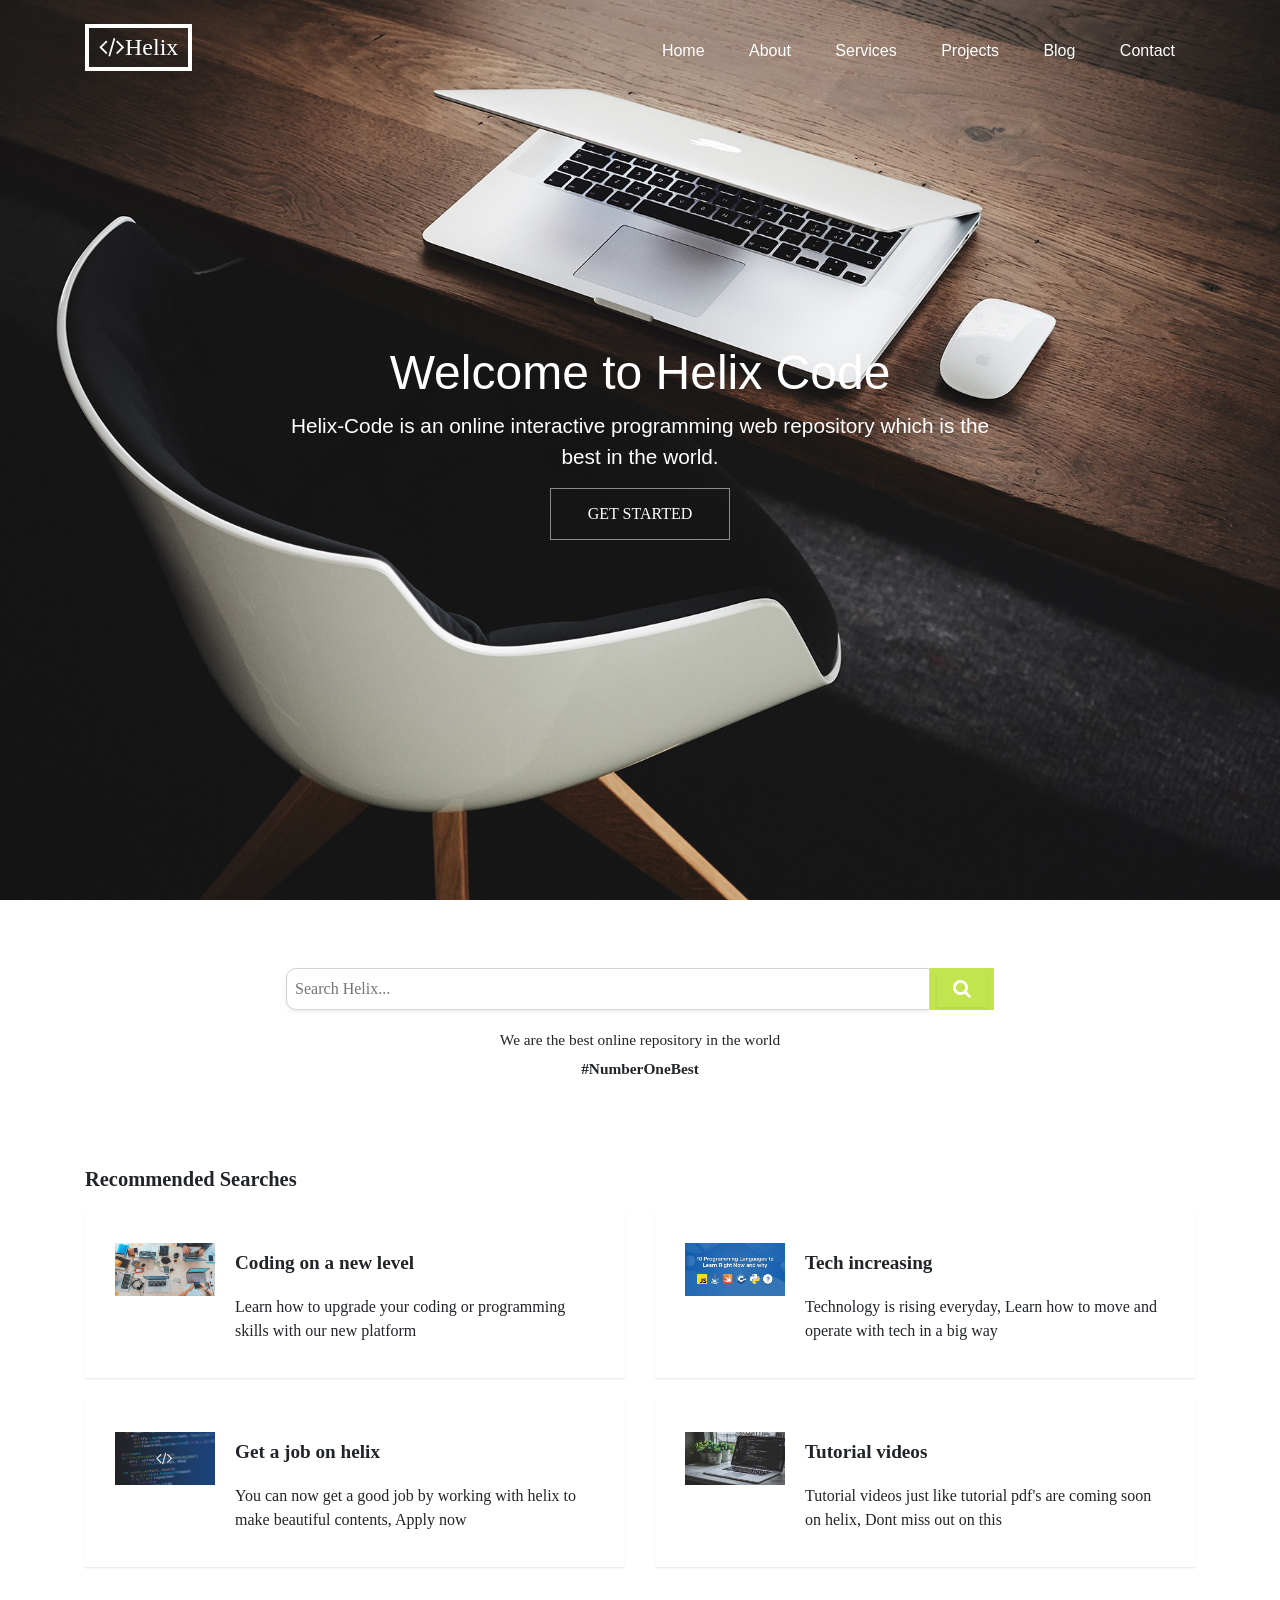
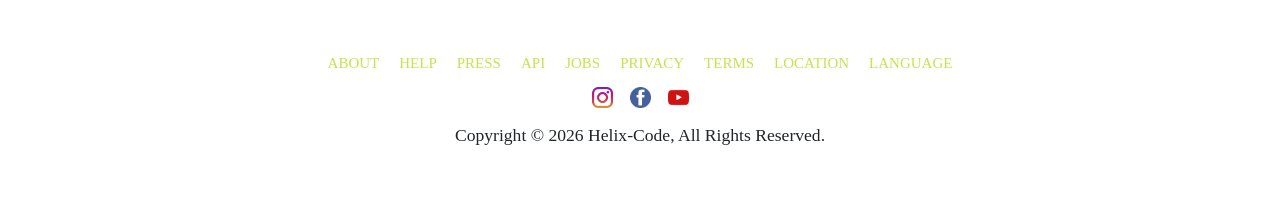
<file: index.html>
<!DOCTYPE html>
<html lang="en-Us">
  <head>
    <meta charset="utf-8">
	<meta name="viewport" content="width=device-width, initial-scale=1.0, user-scalable=no">
	<meta name="viewport" content="width=device-width, initial-scale=1.0, shrink-to-fit=no">
	<meta name="author" content="Michael Alfred">
	<meta name="description" content="Helix-Code is an online interactive programming web repository which is the best in the world">
	<meta name="keywords" content="Helix-Code is an online interactive programming web repository which is the best in the world">
    <title>Helix-Code | Homepage</title>
	<link href="css/bootstrap.min.css" rel="stylesheet">
	<link href="css/Helix-code-styles.css" rel="stylesheet">
	<link href="css/font-awesome.min.css" rel="stylesheet">
  </head>
  <body>
    <div class="vertical-navbar">
      <div class="inner-vertical-navbar">
        <div class="vertical-navbar-exit-area">
          <span class="js-menu-toggle">
		    <i class="fa fa-window-close"></i>
		  </span>
        </div>
      </div>
      <div class="vertical-navbar-background"></div>
    </div>
    <header class="horizontal-navbar nav-sticky py-4">
      <div class="container">
        <div class="row align-items-center">
          <div class="col-4">
            <h1 class="site-logo">
			  <a href="index.html">
			    <i class="fa fa-code"></i>Helix
			  </a>
			</h1>
          </div>
          <div class="col-8">
            <nav class="navbar-lnks text-right">
              <ul class="menu-items navbar-arrange mr-auto d-lg-block d-none">
                <li><a href="#home" class="nav-link">Home</a></li>
                <li><a href="#about" class="nav-link">About</a></li>
                <li><a href="#services" class="nav-link">Services</a></li>
                <li><a href="#projects" class="nav-link">Projects</a></li>
                <li><a href="#blog" class="nav-link">Blog</a></li>
                <li><a href="#contact" class="nav-link">Contact</a></li>
              </ul>
            </nav>
            <a href="#" style="display: inline-block; float: right;" class="ham-bar js-menu-toggle d-lg-none">
			  <i class="h3">
			    <i class="fa fa-navicon"></i>
			  </i>	
			</a>
          </div>
        </div>
      </div>
    </header>
	<main>
	  <article>
	    <section class="banner-body">
		  <div class="banner-cover" style="background-image: url('images/Technology.jpg');">
			  <div class="container">
				<div class="row">
				  <div class="col-12 banner-text text-center align-self-center">
					<div class="row justify-content-center">
					  <div class="col-lg-8">
						<h1 style="color: #fff;">Welcome to Helix Code</h1>
						<p class="desc-txt">Helix-Code is an online interactive programming web repository which is the best in the world.</p>
						<p>
						  <div>
						    <a href="get started.html" style="text-decoration: none;">
							  <div class="banner-anim-btn">GET STARTED</div>
							</a>
						  </div>
						</p>
					  </div>
					</div>
				  </div>	
				</div>
			  </div>
		  </div>  
		</section>
		<section class="main-cont-body">
		  <div class="container">
		    <div class="row">
			  <div class="col-md-12">
			    <form method="GET" action="">
			      <div class="search-input-container">
				    <input id="search-input" type="text" placeholder="Search Helix..." name="search">
				    <button type="button" id="btn-dgn"><i onclick="searchSys()" id="search-btn" class="fa fa-search icon"></i></button>
				  </div>
				</form>				
			  </div>
			</div>
		  </div>
		  <p style="font-size: 1.2rem; text-align: center; margin-bottom: 0px;"><small>We are the best online repository in the world</small></p>
		  <p style="font-size: 1.2rem; text-align: center;"><small><b>#NumberOneBest</small></b></p>
		  <div class="container reco-block">
			<div class="row ">
			  <div class="col-12">
				<p style="font-size: 1.6rem; text-align: left;"><small><b>Recommended Searches</small></b></p>
			  </div>
			  <div class="col-md-6 mb-4">
				<div class="output-panel d-flex">
				  <div class="img-frame">
					<img src="images/Blog-1.jpg" alt="Image">
				  </div>
				  <div class="desc-box">
					<p style="font-size: 1.5rem;"><small><b>Coding on a new level</b></small></p>
					<p id="search-info" style="font-size: 1.0rem;">Learn how to upgrade your coding or programming skills with our new platform</p>
				  </div>
				</div>
			  </div>

			  <div class="col-md-6 mb-4">
				<div class="output-panel d-flex">
				  <div class="img-frame">
					<img src="images/Blog-2.jpg" alt="Image">
				  </div>
				  <div class="desc-box">
					<p style="font-size: 1.5rem;"><small><b>Tech increasing</b></small></p>
					<p id="search-info" style="font-size: 1.0rem;">Technology is rising everyday, Learn how to move and operate with tech in a big way</p>
				  </div>
				</div>
			  </div>

			  <div class="col-md-6 mb-4">
				<div class="output-panel d-flex">
				  <div class="img-frame">
					<img src="images/Blog-4.jpg" alt="Image">
				  </div>
				  <div class="desc-box">
					<p style="font-size: 1.5rem;"><small><b>Get a job on helix</b></small></p>
					<p id="search-info" style="font-size: 1.0rem;">You can now get a good job by working with helix to make beautiful contents, Apply now</p>
				  </div>
				</div>
			  </div>

			  <div class="col-md-6 mb-4">
				<div class="output-panel d-flex">
				  <div class="img-frame">
					<img src="images/Blog-5.jpg" alt="Image">
				  </div>
				  <div class="desc-box">
					<p style="font-size: 1.5rem;"><small><b>Tutorial videos</b></small></p>
					<p id="search-info" style="font-size: 1.0rem;">Tutorial videos just like tutorial pdf's are coming soon on helix, Dont miss out on this</p>
				  </div>
				</div>
			  </div>
			</div>
		  </div>
		</section>
	  </article>
	</main>
	<footer>
	  <div class="site-foot">
	    <div class="foot-lnk">
		  <a href="#" id="foot-lnk-star">ABOUT</a>
		  <a href="#" id="foot-lnk-act">HELP</a>
		  <a href="#" id="foot-lnk-act">PRESS</a>
		  <a href="#" id="foot-lnk-act">API</a>
		  <a href="#" id="foot-lnk-act">JOBS</a>
		  <a href="#" id="foot-lnk-act">PRIVACY</a>
		  <a href="#" id="foot-lnk-act">TERMS</a>
		  <a href="#" id="foot-lnk-act">LOCATION</a>
		  <a href="#" id="foot-lnk-act">LANGUAGE</a>
		</div>
		<div class="social-med-cont">
		  <a id="ig" href="#"><img id="ig-ico" src="images/IG.png"></a>
		  <a id="fb" href="#"><img id="fb-ico" src="images/FB.png"></a>
		  <a id="yt" href="#"><img id="yt-ico" src="images/YT.png"></a>
		</div>
		<div class="foot-cpyright">
		  Copyright © <span id="year"></span> Helix-Code, All Rights Reserved.
		</div>
	  </div>
	</footer>
	
	<script src="js/jquery-3.3.1.min.js"></script>
    <script src="js/jquery-ui.js"></script>
    <script src="js/popper.min.js"></script>
    <script src="js/bootstrap.min.js"></script>
    <script src="js/jquery.easing.1.3.js"></script>
    <script src="js/jquery.fancybox.min.js"></script>
    <script src="js/jquery.sticky.js"></script>
    <script src="js/main.js"></script>
  </body>
</html>
</file>
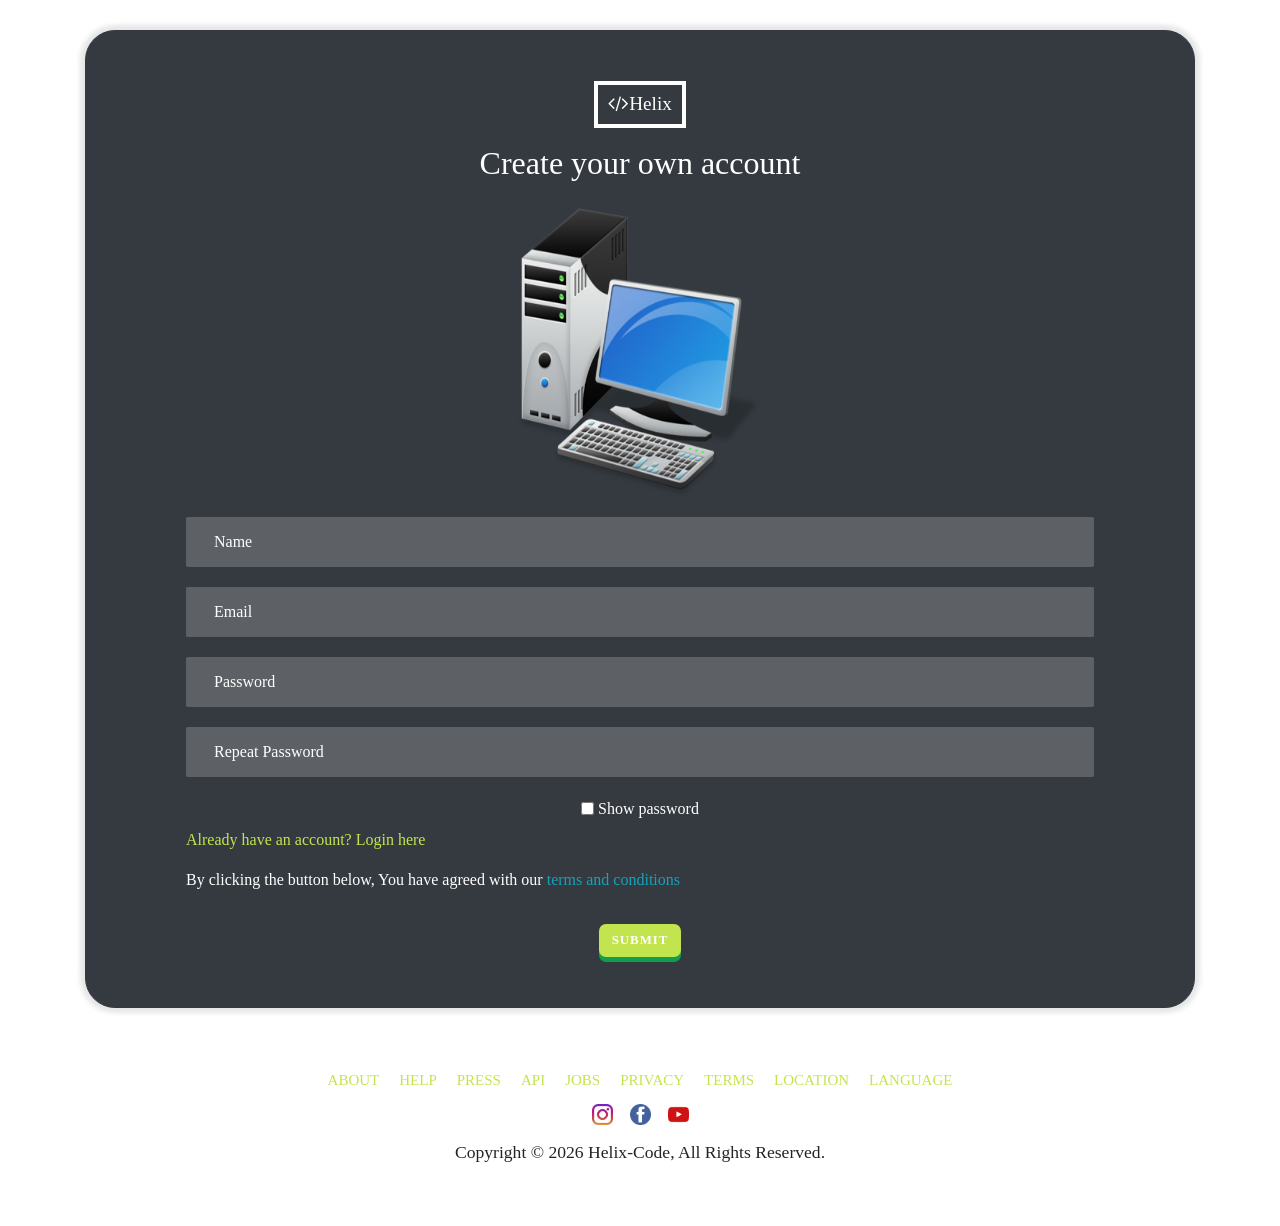
<file: get started.html>
<!DOCTYPE html>
<html lang="en-Us">
  <head>
    <meta charset="utf-8">
	<meta name="viewport" content="width=device-width, initial-scale=1.0, user-scalable=no">
	<meta name="viewport" content="width=device-width, initial-scale=1.0, shrink-to-fit=no">
	<meta name="author" content="Michael Alfred">
	<meta name="description" content="Helix-Code is an online interactive programming web repository which is the best in the world">
	<meta name="keywords" content="Helix-Code is an online interactive programming web repository which is the best in the world">
    <title>Helix-Code | Get started</title>
	<link href="css/bootstrap.min.css" rel="stylesheet">
	<link href="css/Helix-code-styles.css" rel="stylesheet">
	<link href="css/font-awesome.min.css" rel="stylesheet">
  </head>
  <body>
    <main>
	  <article>
	    <section class="get-started-section">
			<div class="container">
				<div class="full__body-wrap">
					<div class="row">
						<div class="col-lg-12">
							<div class="title-head">
								<p id="form-logo">
								  <span id="inner-form-logo">
								    <i class="fa fa-code"></i>Helix
								  </span>
								</p>
								<h2 style="text-align: center; margin-bottom: 12px;">Create your own account</h2>
								<div style="text-align: center; padding-bottom: 9px;"><img style="width: 249px; height: 314px;" src="images/get started.png"></div>
							</div>
						</div>
					</div>
					<form method="GET" action="">
						<div class="row">
							<div class="col-lg-12">
								<input id="user-name" class="box-input" maxlength="10" name="usr-name" type="text" placeholder="Name">
							</div>
							<div class="col-lg-12">
								<input id="user-email" class="box-input" name="email" type="text" placeholder="Email">
							</div>
							<div class="col-lg-12">
								<input id="log-pass" class="box-input" maxlength="10" name="password" type="password" placeholder="Password">
							</div>
							<div class="col-lg-12">
								<input id="re-log-pass" class="box-input" maxlength="10" name="re-password" type="password" placeholder="Repeat Password">
							</div>
							<div class="col-lg-12">
							  <p style="text-align: center; margin-bottom: 0px; height: 31px;"><input id="toggle-pass" type="checkbox"><span style="color: #fff;"> Show password</span></p>
							  <a style="color: #C2E54F;" href="login.html">Already have an account? Login here</a>
							  <p style="margin-top: 16px;"><span style="color: #fff;">By clicking the button below, You have agreed with our</span> <a href="terms and conds.html" style="color: #17a2b8;">terms and conditions</a></p>
							</div>
							<div class="col-lg-12 text-center">
								<input id="sub-info" style="margin-top: 16px;" type="button" value="Submit" class="btn">
							</div>
						</div>
					</form>
				</div>
			</div>
		</section>
	  </article>
	</main>
	<footer>
	  <div class="site-foot">
	    <div class="foot-lnk">
		  <a href="#" id="foot-lnk-star">ABOUT</a>
		  <a href="#" id="foot-lnk-act">HELP</a>
		  <a href="#" id="foot-lnk-act">PRESS</a>
		  <a href="#" id="foot-lnk-act">API</a>
		  <a href="#" id="foot-lnk-act">JOBS</a>
		  <a href="#" id="foot-lnk-act">PRIVACY</a>
		  <a href="#" id="foot-lnk-act">TERMS</a>
		  <a href="#" id="foot-lnk-act">LOCATION</a>
		  <a href="#" id="foot-lnk-act">LANGUAGE</a>
		</div>
		<div class="social-med-cont">
		  <a id="ig" href="#"><img id="ig-ico" src="images/IG.png"></a>
		  <a id="fb" href="#"><img id="fb-ico" src="images/FB.png"></a>
		  <a id="yt" href="#"><img id="yt-ico" src="images/YT.png"></a>
		</div>
		<div class="foot-cpyright">
		  Copyright © <span id="year"></span> Helix-Code, All Rights Reserved.
		</div>
	  </div>
	</footer>
	
	<div id="input-panel">
	  <div id="inner-panel">
	    <div id="panel-head"></div>
		<div class="panel-body">
		  <div id="deta-start">
		    <img id="x-btn" src="images/x-button.png">
			<span id="panel-txt-1">Wrong input details</span>
		  </div>
		  <div id="deta-mid">
		    <span id="hint">Hint: </span>
			<ul>
			  <li style="text-align: left;">Check if all the data are entered correctly.</li>
			</ul>
		  </div>
		  <div id="deta-end">
		    <i id="icon-close" class="fa fa-window-close"></i>
		  </div>
		</div>
		<div id="panel-bottom"></div>
	  </div>
	</div>
	
	<script src="js/jquery-3.3.1.min.js"></script>
    <script src="js/jquery-ui.js"></script>
    <script src="js/popper.min.js"></script>
    <script src="js/bootstrap.min.js"></script>
    <script src="js/jquery.easing.1.3.js"></script>
    <script src="js/jquery.fancybox.min.js"></script>
    <script src="js/jquery.sticky.js"></script>
    <script src="js/main.js"></script>
  </body>
</html>
</file>
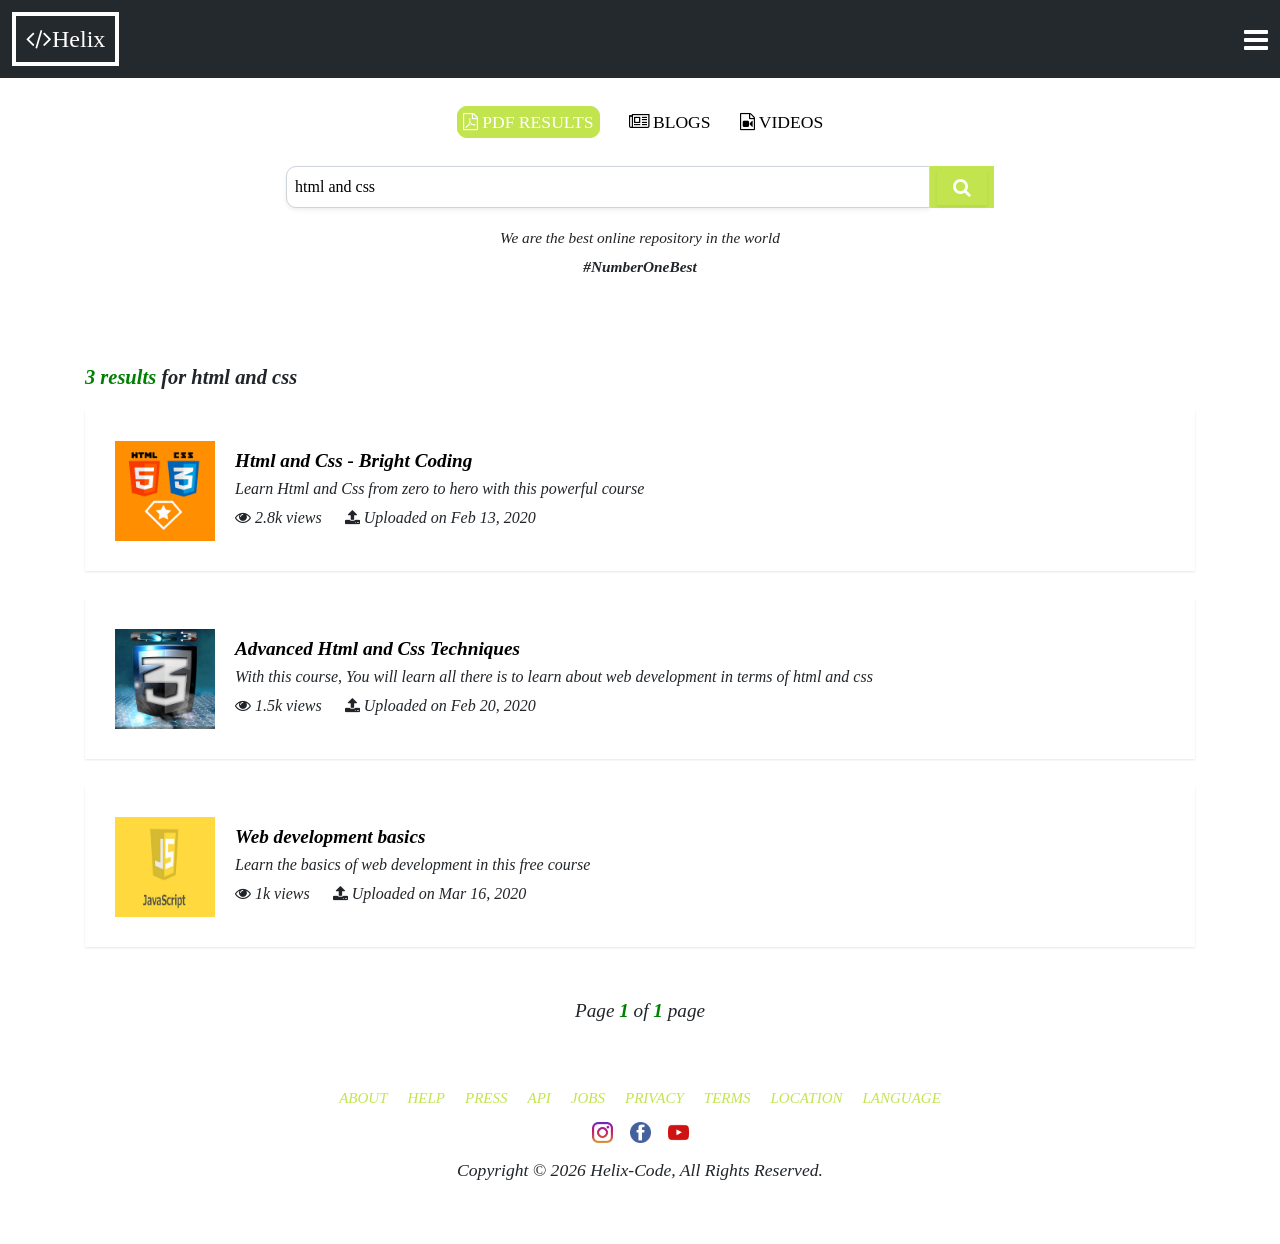
<file: html and css.html>
<!DOCTYPE html>
<html lang="en-Us">
  <head>
    <meta charset="utf-8">
	<meta name="viewport" content="width=device-width, initial-scale=1.0, user-scalable=no">
	<meta name="viewport" content="width=device-width, initial-scale=1.0, shrink-to-fit=no">
	<meta name="author" content="Michael Alfred">
	<meta name="description" content="Helix-Code is an online interactive programming web repository which is the best in the world">
	<meta name="keywords" content="Helix-Code is an online interactive programming web repository which is the best in the world">
    <title>html and css | Helix-Code search</title>
	<link href="css/bootstrap.min.css" rel="stylesheet">
	<link href="css/Helix-code-styles.css" rel="stylesheet">
	<link href="css/font-awesome.min.css" rel="stylesheet">
  </head>
  <body onload="searchFunc()">
    <header>
	  <nav>
	    <div class="top-nav-bar">
		  <a id="top-nav-logo" href="index.html"><i class="fa fa-code"></i>Helix</a>
		  <span id="menu-icon"><i class="fa fa-navicon" id="icon-size"></i></span>
		</div>
		<div style="position: relative; top: 109px; text-align: center;">
		  <a href="#" id="act-lnk"><i class="fa fa-file-pdf-o"></i> PDF RESULTS</a>
		  <a href="#" id="lnk-top-pad"><i class="fa fa-newspaper-o"></i> BLOGS</a>
		  <a href="#" id="lnk-top-pad"><i class="fa fa-file-video-o"></i> VIDEOS</a>
		</div>
		<div id="nav-side-lnk">
		  <a id="top-nav-lnk" href="#" style="padding-top: 16px;"><i class="fa fa-home"></i> <span id="top-lnk-txt">Home</span></a>
		  <hr>
		  <a id="top-nav-lnk" href="#"><i class="fa fa-sign-in"></i> <span id="top-lnk-txt">Sign In</span></a>
		  <hr>
		  <a id="top-nav-lnk" href="#" style="padding-bottom: 16px;"><i class="fa fa-briefcase"></i> <span id="top-lnk-txt">Services</span></a>
		</div>
	  </nav>
    </header>
	<main>
	  <article>
		<section class="main-cont-body" style="padding-top: 140px; font-style: italic;">
		  <div class="container">
		    <div class="row">
			  <div class="col-md-12">
			    <form method="GET" action="">
			      <div class="search-input-container">
				    <input id="search-input" type="text" placeholder="Search Helix..." name="usrnm">
				    <button type="button" id="btn-dgn"><i onclick="searchSys()" id="search-btn" class="fa fa-search icon"></i></button>
				  </div>
				</form>				
			  </div>
			</div>
		  </div>
		  <p style="font-size: 1.2rem; text-align: center; margin-bottom: 0px;"><small>We are the best online repository in the world</small></p>
		  <p style="font-size: 1.2rem; text-align: center;"><small><b>#NumberOneBest</small></b></p>
		  <div class="container reco-block">
			<div class="row ">
			  <div class="col-12">
				<p id="res-pad"><small><b><span id="search-ind">3 results</span> for html and css</small></b></p>
			  </div>
			  <div class="col-md-12">
				<div class="output-panel d-flex">
				  <div class="img-frame">
				    <a href="#">
					  <img src="images/html and css.png" alt="Image">
					</a>  
				  </div>
				  <div class="desc-box">
					<a href="#" id="head-lnk"><p id="hov-head"><small><b>Html and Css - Bright Coding</b></small></p></a>
					<p id="search-info">Learn Html and Css from zero to hero with this powerful course</p>
					<p>
					  <span id="res-info"><i class="fa fa-eye"></i> 2.8k views</span>
					  <span id="res-info-m"><i class="fa fa-upload"></i> Uploaded on Feb 13, 2020</span>
					</p>
				  </div>
				</div>
			  </div>
			  <div class="col-md-12" style="margin-top: 28px;">
				<div class="output-panel d-flex">
				  <div class="img-frame">
				    <a href="#">
					  <img src="images/css3.jpg" alt="Image">
					</a>  
				  </div>
				  <div class="desc-box">
					<a href="#" id="head-lnk"><p id="hov-head"><small><b>Advanced Html and Css Techniques</b></small></p></a>
					<p id="search-info">With this course, You will learn all there is to learn about web development in terms of html and css</p>
					<p>
					  <span id="res-info"><i class="fa fa-eye"></i> 1.5k views</span>
					  <span id="res-info-m"><i class="fa fa-upload"></i> Uploaded on Feb 20, 2020</span>
					</p>
				  </div>
				</div>
			  </div>
			  <div class="col-md-12" style="margin-top: 28px;">
				<div class="output-panel d-flex">
				  <div class="img-frame">
				    <a href="#">
					  <img src="images/javascript.jpg" alt="Image">
					</a>  
				  </div>
				  <div class="desc-box">
					<a href="#" id="head-lnk"><p id="hov-head"><small><b>Web development basics</b></small></p></a>
					<p id="search-info">Learn the basics of web development in this free course</p>
					<p>
					  <span id="res-info"><i class="fa fa-eye"></i> 1k views</span>
					  <span id="res-info-m"><i class="fa fa-upload"></i> Uploaded on Mar 16, 2020</span>
					</p>
				  </div>
				</div>
			  </div>
			</div>
		  </div>
		</section>
		<div id="pg-num">Page <span id="num-hg">1</span> of <span id="num-hg">1</span> page</div>
	  </article>
	</main>
	<footer style="margin-top: auto;">
	  <div class="site-foot" style="font-style: italic;">
	    <div class="foot-lnk">
		  <a href="#" id="foot-lnk-star">ABOUT</a>
		  <a href="#" id="foot-lnk-act">HELP</a>
		  <a href="#" id="foot-lnk-act">PRESS</a>
		  <a href="#" id="foot-lnk-act">API</a>
		  <a href="#" id="foot-lnk-act">JOBS</a>
		  <a href="#" id="foot-lnk-act">PRIVACY</a>
		  <a href="#" id="foot-lnk-act">TERMS</a>
		  <a href="#" id="foot-lnk-act">LOCATION</a>
		  <a href="#" id="foot-lnk-act">LANGUAGE</a>
		</div>
		<div class="social-med-cont">
		  <a id="ig" href="#"><img id="ig-ico" src="images/IG.png"></a>
		  <a id="fb" href="#"><img id="fb-ico" src="images/FB.png"></a>
		  <a id="yt" href="#"><img id="yt-ico" src="images/YT.png"></a>
		</div>
		<div class="foot-cpyright">
		  Copyright © <span id="year"></span> Helix-Code, All Rights Reserved.
		</div>
	  </div>
	</footer>
	
	<script>
	  function searchFunc(){
	    document.getElementById("search-input").value = "html and css";	
	  }
	</script>
	
	<script src="js/jquery-3.3.1.min.js"></script>
    <script src="js/jquery-ui.js"></script>
    <script src="js/popper.min.js"></script>
    <script src="js/bootstrap.min.js"></script>
    <script src="js/jquery.easing.1.3.js"></script>
    <script src="js/jquery.fancybox.min.js"></script>
    <script src="js/jquery.sticky.js"></script>
    <script src="js/main.js"></script>
  </body>
</html>
</file>
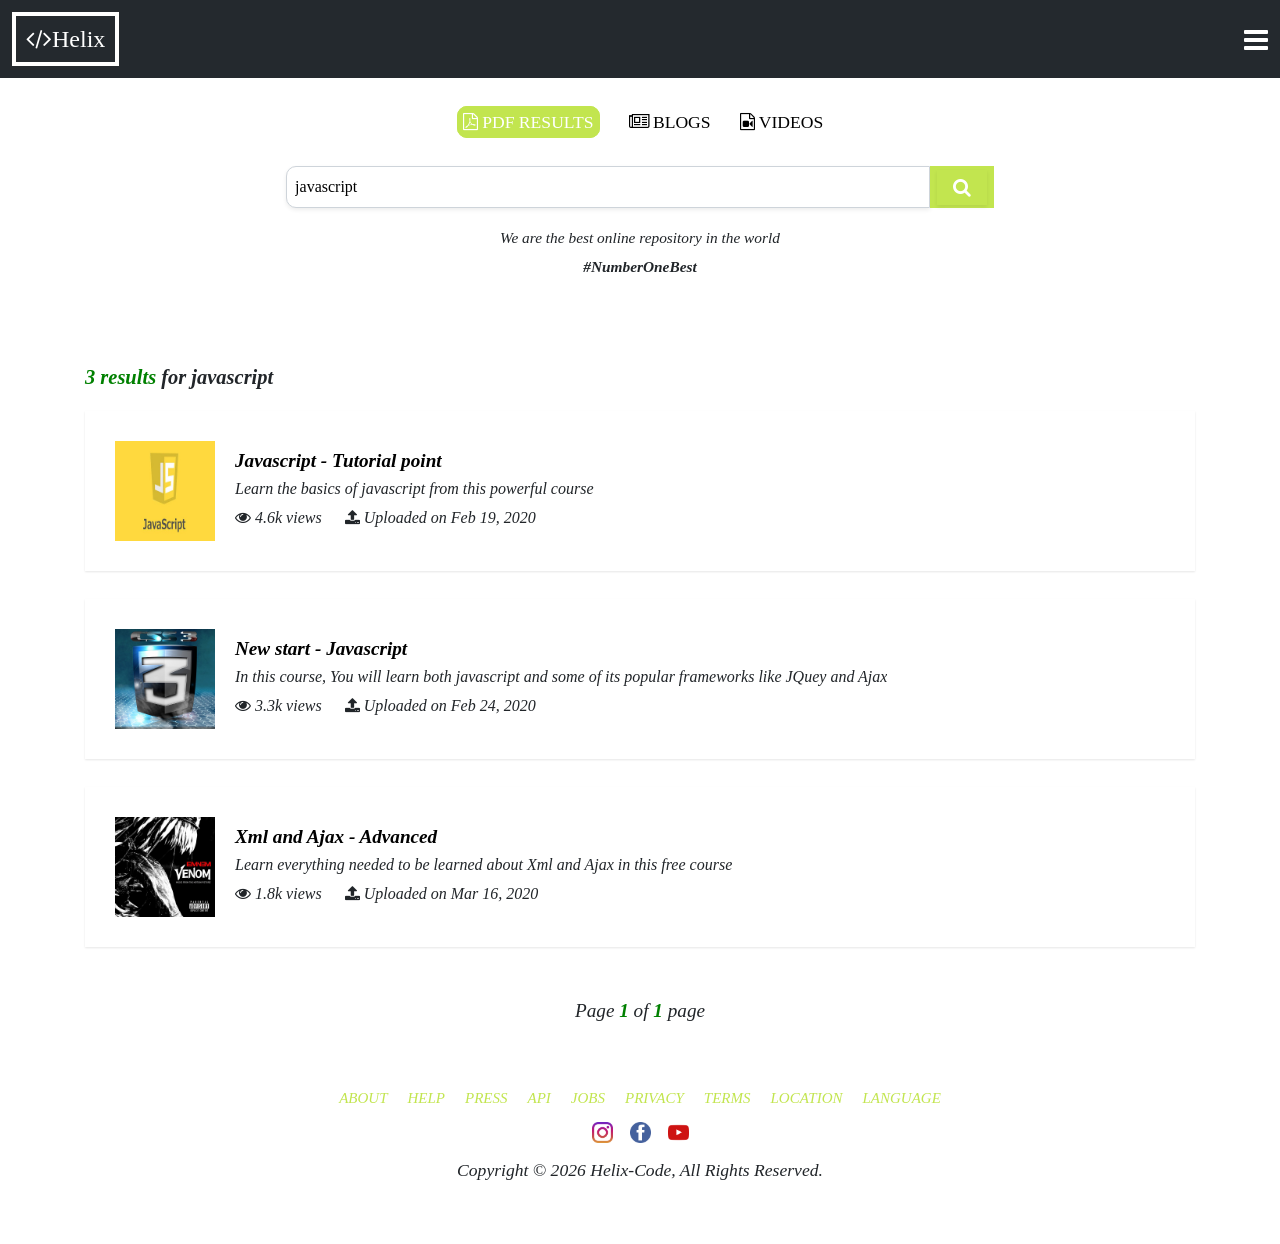
<file: javascript.html>
<!DOCTYPE html>
<html lang="en-Us">
  <head>
    <meta charset="utf-8">
	<meta name="viewport" content="width=device-width, initial-scale=1.0, user-scalable=no">
	<meta name="viewport" content="width=device-width, initial-scale=1.0, shrink-to-fit=no">
	<meta name="author" content="Michael Alfred">
	<meta name="description" content="Helix-Code is an online interactive programming web repository which is the best in the world">
	<meta name="keywords" content="Helix-Code is an online interactive programming web repository which is the best in the world">
    <title>javascript | Helix-Code search</title>
	<link href="css/bootstrap.min.css" rel="stylesheet">
	<link href="css/Helix-code-styles.css" rel="stylesheet">
	<link href="css/font-awesome.min.css" rel="stylesheet">
  </head>
  <body onload="searchFunc()">
    <header>
	  <nav>
	    <div class="top-nav-bar">
		  <a id="top-nav-logo" href="index.html"><i class="fa fa-code"></i>Helix</a>
		  <span id="menu-icon"><i class="fa fa-navicon" id="icon-size"></i></span>
		</div>
		<div style="position: relative; top: 109px; text-align: center;">
		  <a href="#" id="act-lnk"><i class="fa fa-file-pdf-o"></i> PDF RESULTS</a>
		  <a href="#" id="lnk-top-pad"><i class="fa fa-newspaper-o"></i> BLOGS</a>
		  <a href="#" id="lnk-top-pad"><i class="fa fa-file-video-o"></i> VIDEOS</a>
		</div>
		<div id="nav-side-lnk">
		  <a id="top-nav-lnk" href="#" style="padding-top: 16px;"><i class="fa fa-home"></i> <span id="top-lnk-txt">Home</span></a>
		  <hr>
		  <a id="top-nav-lnk" href="#"><i class="fa fa-sign-in"></i> <span id="top-lnk-txt">Sign In</span></a>
		  <hr>
		  <a id="top-nav-lnk" href="#" style="padding-bottom: 16px;"><i class="fa fa-briefcase"></i> <span id="top-lnk-txt">Services</span></a>
		</div>
	  </nav>
    </header>
	<main>
	  <article>
		<section class="main-cont-body" style="padding-top: 140px; font-style: italic;">
		  <div class="container">
		    <div class="row">
			  <div class="col-md-12">
			    <form method="GET" action="">
			      <div class="search-input-container">
				    <input id="search-input" type="text" placeholder="Search Helix..." name="usrnm">
				    <button type="button" id="btn-dgn"><i onclick="searchSys()" id="search-btn" class="fa fa-search icon"></i></button>
				  </div>
				</form>				
			  </div>
			</div>
		  </div>
		  <p style="font-size: 1.2rem; text-align: center; margin-bottom: 0px;"><small>We are the best online repository in the world</small></p>
		  <p style="font-size: 1.2rem; text-align: center;"><small><b>#NumberOneBest</small></b></p>
		  <div class="container reco-block">
			<div class="row ">
			  <div class="col-12">
				<p id="res-pad"><small><b><span id="search-ind">3 results</span> for javascript</small></b></p>
			  </div>
			  <div class="col-md-12">
				<div class="output-panel d-flex">
				  <div class="img-frame">
				    <a href="#">
					  <img src="images/javascript.jpg" alt="Image">
					</a>  
				  </div>
				  <div class="desc-box">
					<a href="#" id="head-lnk"><p id="hov-head"><small><b>Javascript - Tutorial point</b></small></p></a>
					<p id="search-info">Learn the basics of javascript from this powerful course</p>
					<p>
					  <span id="res-info"><i class="fa fa-eye"></i> 4.6k views</span>
					  <span id="res-info-m"><i class="fa fa-upload"></i> Uploaded on Feb 19, 2020</span>
					</p>
				  </div>
				</div>
			  </div>
			  <div class="col-md-12" style="margin-top: 28px;">
				<div class="output-panel d-flex">
				  <div class="img-frame">
				    <a href="#">
					  <img src="images/css3.jpg" alt="Image">
					</a>  
				  </div>
				  <div class="desc-box">
					<a href="#" id="head-lnk"><p id="hov-head"><small><b>New start - Javascript</b></small></p></a>
					<p id="search-info">In this course, You will learn both javascript and some of its popular frameworks like JQuey and Ajax</p>
					<p>
					  <span id="res-info"><i class="fa fa-eye"></i> 3.3k views</span>
					  <span id="res-info-m"><i class="fa fa-upload"></i> Uploaded on Feb 24, 2020</span>
					</p>
				  </div>
				</div>
			  </div>
			  <div class="col-md-12" style="margin-top: 28px;">
				<div class="output-panel d-flex">
				  <div class="img-frame">
				    <a href="#">
					  <img src="images/Venom.jpg" alt="Image">
					</a>  
				  </div>
				  <div class="desc-box">
					<a href="#" id="head-lnk"><p id="hov-head"><small><b>Xml and Ajax - Advanced</b></small></p></a>
					<p id="search-info">Learn everything needed to be learned about Xml and Ajax in this free course</p>
					<p>
					  <span id="res-info"><i class="fa fa-eye"></i> 1.8k views</span>
					  <span id="res-info-m"><i class="fa fa-upload"></i> Uploaded on Mar 16, 2020</span>
					</p>
				  </div>
				</div>
			  </div>
			</div>
		  </div>
		</section>
		<div id="pg-num">Page <span id="num-hg">1</span> of <span id="num-hg">1</span> page</div>
	  </article>
	</main>
	<footer style="margin-top: auto;">
	  <div class="site-foot" style="font-style: italic;">
	    <div class="foot-lnk">
		  <a href="#" id="foot-lnk-star">ABOUT</a>
		  <a href="#" id="foot-lnk-act">HELP</a>
		  <a href="#" id="foot-lnk-act">PRESS</a>
		  <a href="#" id="foot-lnk-act">API</a>
		  <a href="#" id="foot-lnk-act">JOBS</a>
		  <a href="#" id="foot-lnk-act">PRIVACY</a>
		  <a href="#" id="foot-lnk-act">TERMS</a>
		  <a href="#" id="foot-lnk-act">LOCATION</a>
		  <a href="#" id="foot-lnk-act">LANGUAGE</a>
		</div>
		<div class="social-med-cont">
		  <a id="ig" href="#"><img id="ig-ico" src="images/IG.png"></a>
		  <a id="fb" href="#"><img id="fb-ico" src="images/FB.png"></a>
		  <a id="yt" href="#"><img id="yt-ico" src="images/YT.png"></a>
		</div>
		<div class="foot-cpyright">
		  Copyright © <span id="year"></span> Helix-Code, All Rights Reserved.
		</div>
	  </div>
	</footer>
	
	<script>
	  function searchFunc(){
	    document.getElementById("search-input").value = "javascript";	
	  }
	</script>
	
	<script src="js/jquery-3.3.1.min.js"></script>
    <script src="js/jquery-ui.js"></script>
    <script src="js/popper.min.js"></script>
    <script src="js/bootstrap.min.js"></script>
    <script src="js/jquery.easing.1.3.js"></script>
    <script src="js/jquery.fancybox.min.js"></script>
    <script src="js/jquery.sticky.js"></script>
    <script src="js/main.js"></script>
  </body>
</html>
</file>
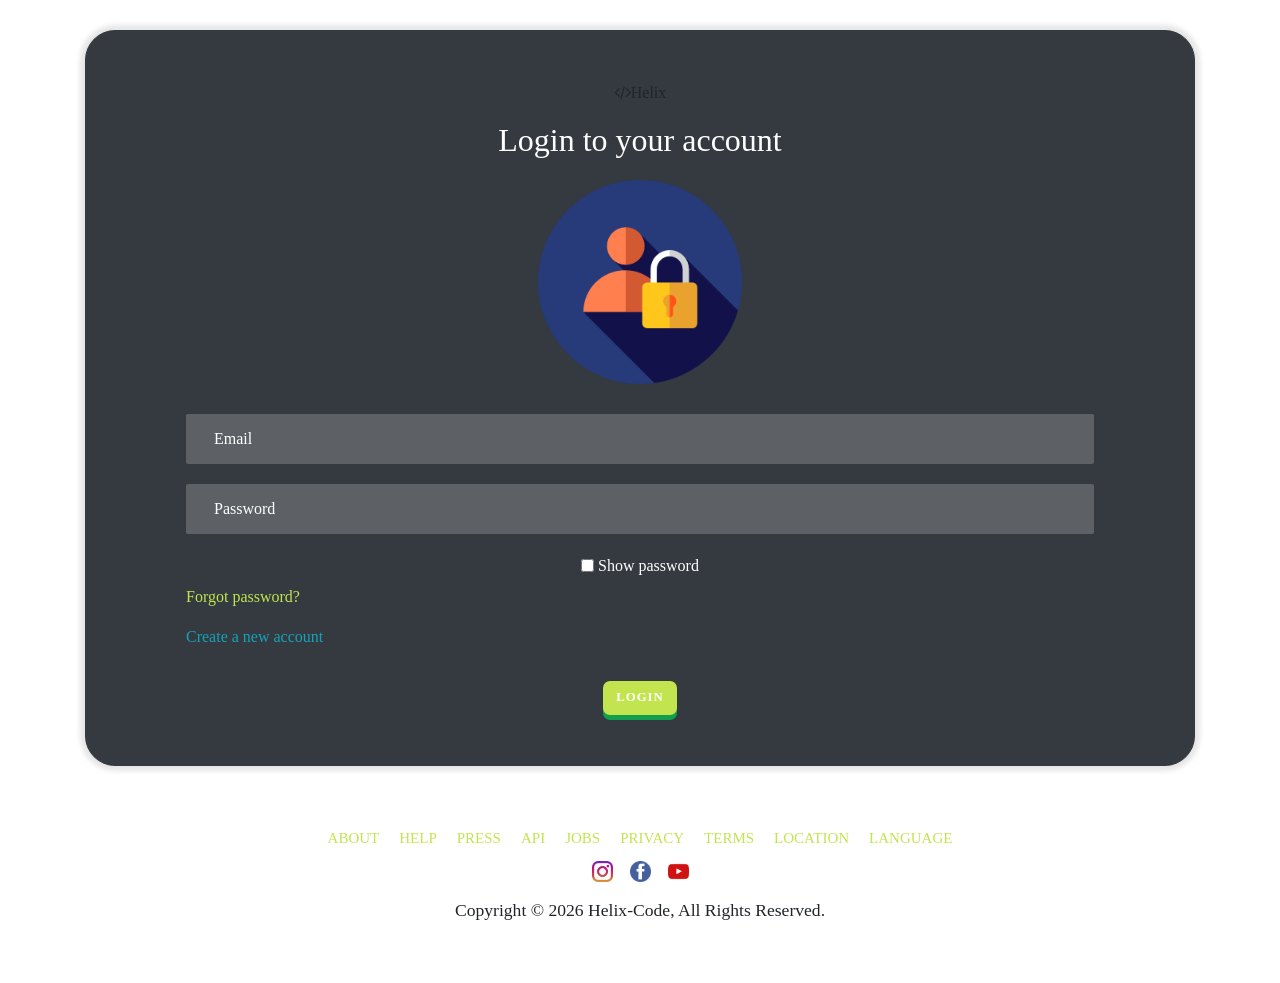
<file: login.html>
<!DOCTYPE html>
<html lang="en-Us">
  <head>
    <meta charset="utf-8">
	<meta name="viewport" content="width=device-width, initial-scale=1.0, user-scalable=no">
	<meta name="viewport" content="width=device-width, initial-scale=1.0, shrink-to-fit=no">
	<meta name="author" content="Michael Alfred">
	<meta name="description" content="Helix-Code is an online interactive programming web repository which is the best in the world">
	<meta name="keywords" content="Helix-Code is an online interactive programming web repository which is the best in the world">
    <title>Helix-Code | Login</title>
	<link href="css/bootstrap.min.css" rel="stylesheet">
	<link href="css/Helix-code-styles.css" rel="stylesheet">
	<link href="css/font-awesome.min.css" rel="stylesheet">
  </head>
  <body>
    <main>
	  <article>
	    <section class="get-started-section">
			<div class="container">
				<div class="full__body-wrap">
					<div class="row">
						<div class="col-lg-12">
							<div class="title-head">
								<p id="form-logo">
								  <span id="inner-form__logo">
								    <i class="fa fa-code"></i>Helix
								  </span>
								</p>
								<h2 style="text-align: center; margin-bottom: 21px;">Login to your account</h2>
								<div style="text-align: center; padding-bottom: 30px;"><img style="width: 204px;" src="images/login-ico.png"></div>
							</div>
						</div>
					</div>
					<form method="GET" action="" class="appointment__form">
						<div class="row">
							<div class="col-lg-12">
								<input id="user-email" class="box-input" name="email" type="text" placeholder="Email">
							</div>
							<div class="col-lg-12">
								<input id="log-pass" class="box-input" maxlength="10" name="password" type="password" placeholder="Password">
							</div>
							<div class="col-lg-12">
							  <p style="text-align: center; margin-bottom: 0px; height: 31px;"><input id="toggle-pass" type="checkbox"><span style="color: #fff;"> Show password</span></p>
							  <a style="color: #C2E54F;" href="#">Forgot password?</a>
							  <p style="margin-top: 16px;"><a href="get started.html" style="color: #17a2b8;">Create a new account</a></p>
							</div>
							<div class="col-lg-12 text-center">
								<button style="margin-top: 16px;" type="submit" class="btn">Login</button>
							</div>
						</div>
					</form>
				</div>
			</div>
		</section>
	  </article>
	</main>
	<footer>
	  <div class="site-foot">
	    <div class="foot-lnk">
		  <a href="#" id="foot-lnk-star">ABOUT</a>
		  <a href="#" id="foot-lnk-act">HELP</a>
		  <a href="#" id="foot-lnk-act">PRESS</a>
		  <a href="#" id="foot-lnk-act">API</a>
		  <a href="#" id="foot-lnk-act">JOBS</a>
		  <a href="#" id="foot-lnk-act">PRIVACY</a>
		  <a href="#" id="foot-lnk-act">TERMS</a>
		  <a href="#" id="foot-lnk-act">LOCATION</a>
		  <a href="#" id="foot-lnk-act">LANGUAGE</a>
		</div>
		<div class="social-med-cont">
		  <a id="ig" href="#"><img id="ig-ico" src="images/IG.png"></a>
		  <a id="fb" href="#"><img id="fb-ico" src="images/FB.png"></a>
		  <a id="yt" href="#"><img id="yt-ico" src="images/YT.png"></a>
		</div>
		<div class="foot-cpyright">
		  Copyright © <span id="year"></span> Helix-Code, All Rights Reserved.
		</div>
	  </div>
	</footer>
	
	<script src="js/jquery-3.3.1.min.js"></script>
    <script src="js/jquery-ui.js"></script>
    <script src="js/popper.min.js"></script>
    <script src="js/bootstrap.min.js"></script>
    <script src="js/jquery.easing.1.3.js"></script>
    <script src="js/jquery.fancybox.min.js"></script>
    <script src="js/jquery.sticky.js"></script>
    <script src="js/main.js"></script>
  </body>
</html>
</file>
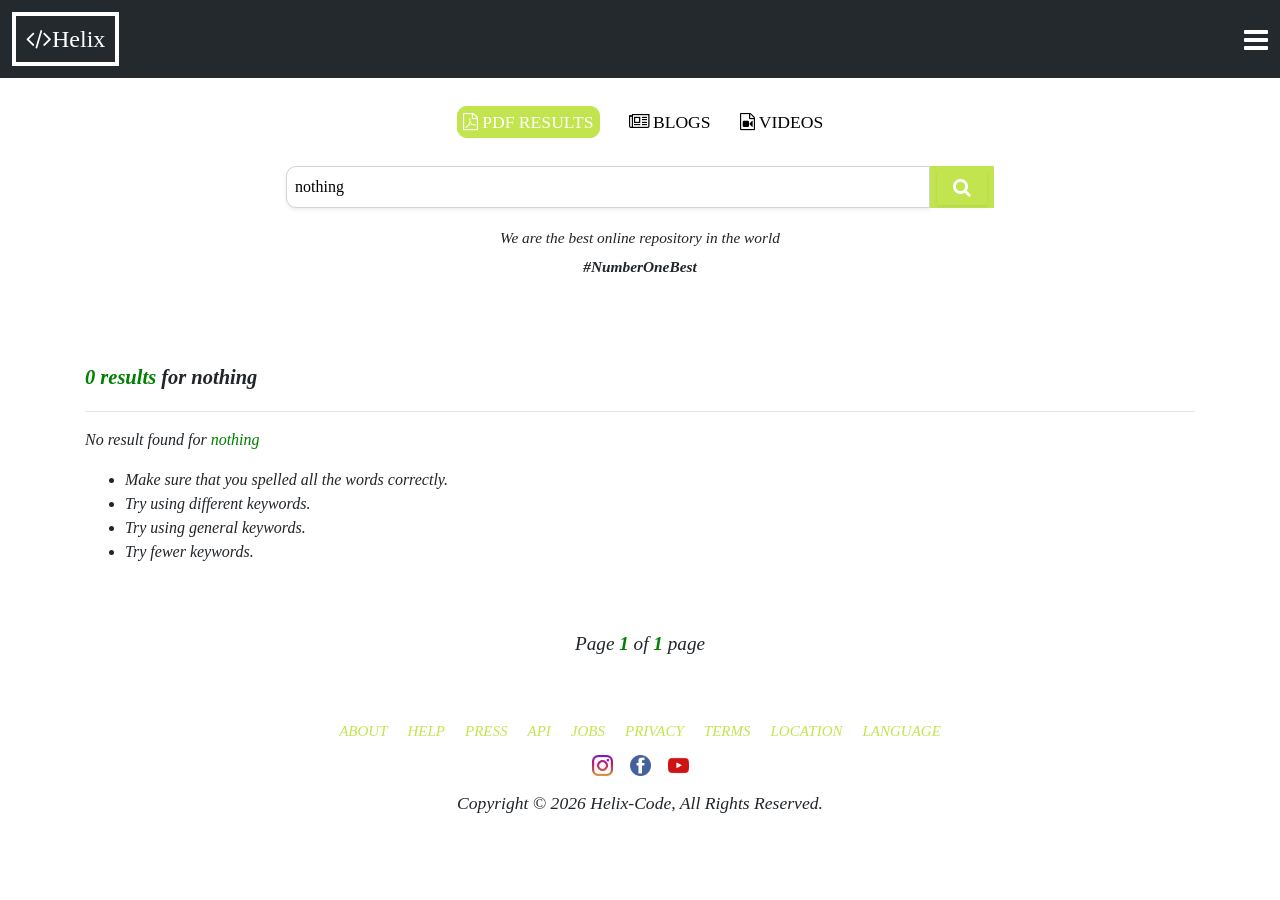
<file: no result.html>
<!DOCTYPE html>
<html lang="en-Us">
  <head>
    <meta charset="utf-8">
	<meta name="viewport" content="width=device-width, initial-scale=1.0, user-scalable=no">
	<meta name="viewport" content="width=device-width, initial-scale=1.0, shrink-to-fit=no">
	<meta name="author" content="Michael Alfred">
	<meta name="description" content="Helix-Code is an online interactive programming web repository which is the best in the world">
	<meta name="keywords" content="Helix-Code is an online interactive programming web repository which is the best in the world">
    <title>nothing | Helix-Code search</title>
	<link href="css/bootstrap.min.css" rel="stylesheet">
	<link href="css/Helix-code-styles.css" rel="stylesheet">
	<link href="css/font-awesome.min.css" rel="stylesheet">
  </head>
  <body onload="searchFunc()">
    <header>
	  <nav>
	    <div class="top-nav-bar">
		  <a id="top-nav-logo" href="index.html"><i class="fa fa-code"></i>Helix</a>
		  <span id="menu-icon"><i class="fa fa-navicon" id="icon-size"></i></span>
		</div>
		<div style="position: relative; top: 109px; text-align: center;">
		  <a href="#" id="act-lnk"><i class="fa fa-file-pdf-o"></i> PDF RESULTS</a>
		  <a href="#" id="lnk-top-pad"><i class="fa fa-newspaper-o"></i> BLOGS</a>
		  <a href="#" id="lnk-top-pad"><i class="fa fa-file-video-o"></i> VIDEOS</a>
		</div>
		<div id="nav-side-lnk">
		  <a id="top-nav-lnk" href="#" style="padding-top: 16px;"><i class="fa fa-home"></i> <span id="top-lnk-txt">Home</span></a>
		  <hr>
		  <a id="top-nav-lnk" href="#"><i class="fa fa-sign-in"></i> <span id="top-lnk-txt">Sign In</span></a>
		  <hr>
		  <a id="top-nav-lnk" href="#" style="padding-bottom: 16px;"><i class="fa fa-briefcase"></i> <span id="top-lnk-txt">Services</span></a>
		</div>
	  </nav>
    </header>
	<main>
	  <article>
		<section class="main-cont-body" style="padding-top: 140px; font-style: italic;">
		  <div class="container">
		    <div class="row">
			  <div class="col-md-12">
			    <form method="GET" action="">
			      <div class="search-input-container">
				    <input id="search-input" type="text" placeholder="Search Helix..." name="usrnm">
				    <button type="button" id="btn-dgn"><i onclick="searchSys()" id="search-btn" class="fa fa-search icon"></i></button>
				  </div>
				</form>				
			  </div>
			</div>
		  </div>
		  <p style="font-size: 1.2rem; text-align: center; margin-bottom: 0px;"><small>We are the best online repository in the world</small></p>
		  <p style="font-size: 1.2rem; text-align: center;"><small><b>#NumberOneBest</small></b></p>
		  <div class="container reco-block">
			<div class="row ">
			  <div class="col-12">
				<p id="res-pad"><small><b><span id="search-ind">0 results</span> for nothing</small></b></p>
				<hr>
			  </div>
			  <div class="col-md-12">
				<div class="d-flex">
				  <div>
					<p>No result found for <span style="color: green;">nothing</span></p>
					<ul>
					  <li>Make sure that you spelled all the words correctly.</li>
					  <li>Try using different keywords.</li>
					  <li>Try using general keywords.</li>
					  <li>Try fewer keywords.</li>
					</ul>
				  </div>
				</div>
			  </div>
			</div>
		  </div>
		</section>
		<div id="pg-num">Page <span id="num-hg">1</span> of <span id="num-hg">1</span> page</div>
	  </article>
	</main>
	<footer style="margin-top: auto;">
	  <div class="site-foot" style="font-style: italic;">
	    <div class="foot-lnk">
		  <a href="#" id="foot-lnk-star">ABOUT</a>
		  <a href="#" id="foot-lnk-act">HELP</a>
		  <a href="#" id="foot-lnk-act">PRESS</a>
		  <a href="#" id="foot-lnk-act">API</a>
		  <a href="#" id="foot-lnk-act">JOBS</a>
		  <a href="#" id="foot-lnk-act">PRIVACY</a>
		  <a href="#" id="foot-lnk-act">TERMS</a>
		  <a href="#" id="foot-lnk-act">LOCATION</a>
		  <a href="#" id="foot-lnk-act">LANGUAGE</a>
		</div>
		<div class="social-med-cont">
		  <a id="ig" href="#"><img id="ig-ico" src="images/IG.png"></a>
		  <a id="fb" href="#"><img id="fb-ico" src="images/FB.png"></a>
		  <a id="yt" href="#"><img id="yt-ico" src="images/YT.png"></a>
		</div>
		<div class="foot-cpyright">
		  Copyright © <span id="year"></span> Helix-Code, All Rights Reserved.
		</div>
	  </div>
	</footer>
	
	<script>
	  function searchFunc(){
	    document.getElementById("search-input").value = "nothing";	
	  }
	</script>
	
	<script src="js/jquery-3.3.1.min.js"></script>
    <script src="js/jquery-ui.js"></script>
    <script src="js/popper.min.js"></script>
    <script src="js/bootstrap.min.js"></script>
    <script src="js/jquery.easing.1.3.js"></script>
    <script src="js/jquery.fancybox.min.js"></script>
    <script src="js/jquery.sticky.js"></script>
    <script src="js/main.js"></script>
  </body>
</html>
</file>
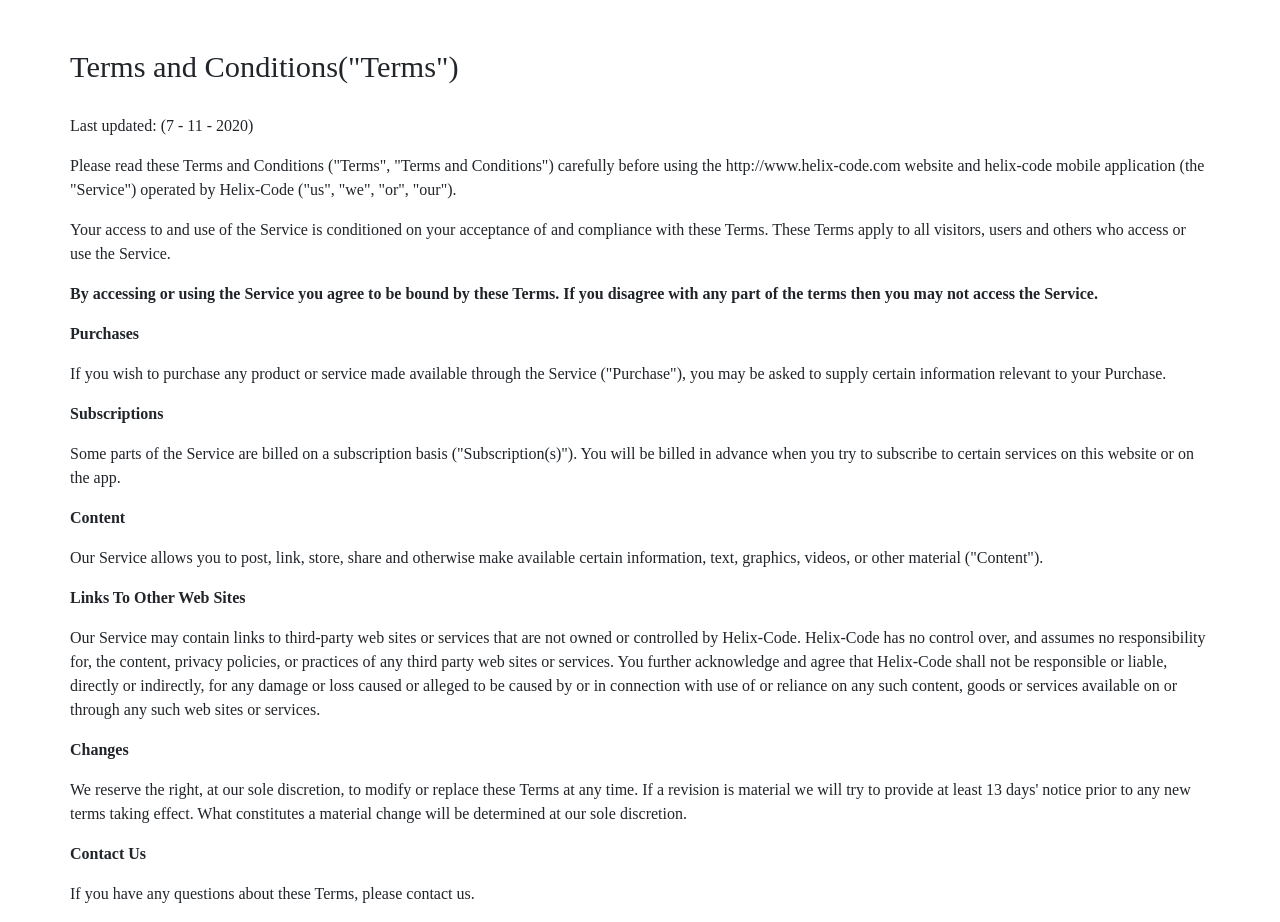
<file: terms and conds.html>
<!DOCTYPE html>
<html lang="en-Us">
  <head>
    <meta charset="utf-8">
	<meta name="viewport" content="width=device-width, initial-scale=1.0, user-scalable=no">
	<meta name="viewport" content="width=device-width, initial-scale=1.0, shrink-to-fit=no">
	<meta name="author" content="Michael Alfred">
	<meta name="description" content="Helix-Code is an online interactive programming web repository which is the best in the world">
	<meta name="keywords" content="Helix-Code is an online interactive programming web repository which is the best in the world">
    <title>Helix-Code | Terms and Conditions</title>
	<link href="css/bootstrap.min.css" rel="stylesheet">
	<link href="css/Helix-code-styles.css" rel="stylesheet">
	<link href="css/font-awesome.min.css" rel="stylesheet">
  </head>
  <body>
    <header>
	  <div id="head-intro">
	    <span id="heading-txt">Terms and Conditions("Terms")</span>
	  </div>
	</header>
	<main>
	  <article>
	    <section>
		  <p style="padding-left: 70px; padding-right: 70px;">Last updated: (7 - 11 - 2020)</p>
		  <p style="padding-left: 70px; padding-right: 70px;">Please read these Terms and Conditions ("Terms", "Terms and Conditions") carefully before using 
		     the http://www.helix-code.com website and helix-code mobile application (the "Service") operated by Helix-Code ("us", "we", "or", "our").</p>
		  <p style="padding-left: 70px; padding-right: 70px;">Your access to and use of the Service is conditioned on your acceptance of and compliance with
		     these Terms. These Terms apply to all visitors, users and others who access or use the Service.</p>	 
		  <p style="padding-left: 70px; padding-right: 70px; font-weight: 600;">By accessing or using the Service you agree to be 
		     bound by these Terms. If you disagree with any part of the terms then you may not access the Service.</p>
		  <p style="padding-left: 70px; padding-right: 70px; font-weight: 600;">Purchases</p>
		  <p style="padding-left: 70px; padding-right: 70px;">If you wish to purchase any product or service made available through the Service ("Purchase"),
             you may be asked to supply certain information relevant to your Purchase.</p>
		  <p style="padding-left: 70px; padding-right: 70px; font-weight: 600;">Subscriptions</p>	 
		  <p style="padding-left: 70px; padding-right: 70px;">Some parts of the Service are billed on a subscription basis ("Subscription(s)"). You will be billed in
             advance when you try to subscribe to certain services on this website or on the app.</p>
		  <p style="padding-left: 70px; padding-right: 70px; font-weight: 600;">Content</p>
          <p style="padding-left: 70px; padding-right: 70px;">Our Service allows you to post, link, store, share and otherwise make available certain information,
             text, graphics, videos, or other material ("Content").</p>	
		  <p style="padding-left: 70px; padding-right: 70px; font-weight: 600;">Links To Other Web Sites</p>
		  <p style="padding-left: 70px; padding-right: 70px;">Our Service may contain links to third-party web sites or services that are not owned or controlled
			by Helix-Code.
			Helix-Code has no control over, and assumes no responsibility for, the content,
			privacy policies, or practices of any third party web sites or services. You further acknowledge and
			agree that Helix-Code shall not be responsible or liable, directly or indirectly, for any
			damage or loss caused or alleged to be caused by or in connection with use of or reliance on any
			such content, goods or services available on or through any such web sites or services.</p>
		  <p style="padding-left: 70px; padding-right: 70px; font-weight: 600;">Changes</p>
		  <p style="padding-left: 70px; padding-right: 70px;">We reserve the right, at our sole discretion, to modify or replace these Terms at any time. If a
             revision is material we will try to provide at least 13 days' notice prior to any new terms
             taking effect. What constitutes a material change will be determined at our sole discretion.</p>
		  <p style="padding-left: 70px; padding-right: 70px; font-weight: 600;">Contact Us</p>
		  <p style="padding-left: 70px; padding-right: 70px;">If you have any questions about these Terms, please contact us.</p>
		</section>
	  </article>
	</main>
	
	<script src="js/jquery-3.3.1.min.js"></script>
    <script src="js/jquery-ui.js"></script>
    <script src="js/popper.min.js"></script>
    <script src="js/bootstrap.min.js"></script>
    <script src="js/jquery.easing.1.3.js"></script>
    <script src="js/jquery.fancybox.min.js"></script>
    <script src="js/jquery.sticky.js"></script>
    <script src="js/main.js"></script>
  </body>
</html>
</file>
<file: css/Helix-code-styles.css>
/* General styling for Helix-code 2.0 */

body {
	margin: 0;
	font-family: Calibri;
}

*, *::before, *::after {
	box-sizing: border-box;
	-webkit-box-sizing: border-box;
}

::selection {
    background: #24292e;
    color: #fff;
}

.horizontal-navbar {
  margin-bottom: 0px;
  z-index: 1999;
  position: absolute;
  top: 0;
  width: 100%;
  border-bottom: rgba(255, 255, 255, 0.7);
}

.horizontal-navbar .site-logo {
  font-size: 1.5rem; 
}

.horizontal-navbar .site-logo a {
  border: 4px solid #fff;
  display: inline-block;
  padding: 5px 10px;
  text-decoration: none;
}

.horizontal-navbar .navbar-lnks .menu-items {
  margin: 0;
  padding: 0;
  margin-bottom: 0;
  font-family: "Jost", sans-serif; 
}

.horizontal-navbar .navbar-lnks .menu-items a {
  text-decoration: none !important;
  display: inline-block;
  position: relative;
  padding: 5px 20px; 
}

.horizontal-navbar .navbar-lnks .menu-items a:before {
  position: absolute;
  content: "";
  bottom: 0;
  left: 18px;
  right: 18px;
  height: 2px;
  width: 0;
  background: #fff;
  -webkit-transition: .3s all ease-in-out;
  -o-transition: .3s all ease-in-out;
  transition: .3s all ease-in-out;
}

.horizontal-navbar .navbar-lnks .menu-items a:hover, .horizontal-navbar .navbar-lnks .menu-items a.active {
  color: #000; 
}

.horizontal-navbar .navbar-lnks .menu-items a:hover:before, .horizontal-navbar .navbar-lnks .menu-items a.active:before {
  width: 100%; 
}

.horizontal-navbar .navbar-lnks .menu-items > li {
  display: inline-block;
}

.horizontal-navbar .navbar-lnks .menu-items > li > a {
  padding: 5px 20px;
  color: #000;
  display: inline-block;
  text-decoration: none !important;
}

.horizontal-navbar .navbar-lnks .menu-items > li > a:hover {
  color: #C2E54F; 
}

.horizontal-navbar .navbar-lnks .menu-items .has-children {
  position: relative;
}

.horizontal-navbar .navbar-lnks .menu-items .has-children > a {
  position: relative;
  padding-right: 20px; 
}

.horizontal-navbar .navbar-lnks .menu-items .has-children > a:before {
  position: absolute;
  content: "\e313";
  font-size: 16px;
  top: 50%;
  right: 0;
  -webkit-transform: translateY(-50%);
  -ms-transform: translateY(-50%);
  transform: translateY(-50%);
  font-family: 'icomoon';
}

.horizontal-navbar .navbar-lnks .menu-items .has-children .dropdown {
  visibility: hidden;
  opacity: 0;
  top: 100%;
  position: absolute;
  text-align: left;
  border-top: 2px solid #C2E54F;
  -webkit-box-shadow: 0 2px 10px -2px rgba(0, 0, 0, 0.1);
  box-shadow: 0 2px 10px -2px rgba(0, 0, 0, 0.1);
  padding: 0px 0;
  margin-top: 20px;
  margin-left: 0px;
  background: #fff;
  -webkit-transition: 0.2s 0s;
  -o-transition: 0.2s 0s;
  transition: 0.2s 0s;
}

.horizontal-navbar .navbar-lnks .menu-items .has-children .dropdown.arrow-top {
  position: absolute;
}

.horizontal-navbar .navbar-lnks .menu-items .has-children .dropdown.arrow-top:before {
  bottom: 100%;
  left: 20%;
  border: solid transparent;
  content: " ";
  height: 0;
  width: 0;
  position: absolute;
  pointer-events: none;
}

.horizontal-navbar .navbar-lnks .menu-items .has-children .dropdown.arrow-top:before {
  border-color: rgba(136, 183, 213, 0);
  border-bottom-color: #fff;
  border-width: 10px;
  margin-left: -10px; 
}

.horizontal-navbar .navbar-lnks .menu-items .has-children .dropdown a {
  text-transform: none;
  letter-spacing: normal;
  -webkit-transition: 0s all;
  -o-transition: 0s all;
  transition: 0s all;
  color: #000;
}

.horizontal-navbar .navbar-lnks .menu-items .has-children .dropdown .active {
  color: #C2E54F !important;
}

.horizontal-navbar .navbar-lnks .menu-items .has-children .dropdown > li {
  list-style: none;
  padding: 0;
  margin: 0;
  min-width: 210px;
}

.horizontal-navbar .navbar-lnks .menu-items .has-children .dropdown > li > a {
  padding: 9px 20px;
  display: block;
}

.horizontal-navbar .navbar-lnks .menu-items .has-children .dropdown > li > a:hover {
  background: #eff1f3;
  color: #000;
}

.horizontal-navbar .navbar-lnks .menu-items .has-children .dropdown > li.has-children > a:before {
  content: "\e315";
  right: 20px; 
}

.horizontal-navbar .navbar-lnks .menu-items .has-children .dropdown > li.has-children > .dropdown, .horizontal-navbar .navbar-lnks .menu-items .has-children .dropdown > li.has-children > ul {
  left: 100%;
  top: 0;
}

.horizontal-navbar .navbar-lnks .menu-items .has-children:hover > a, .horizontal-navbar .navbar-lnks .menu-items .has-children:focus > a, .horizontal-navbar .navbar-lnks .menu-items .has-children:active > a {
  color: #C2E54F; 
}

.horizontal-navbar .navbar-lnks .menu-items .has-children:hover, .horizontal-navbar .navbar-lnks .menu-items .has-children:focus, .horizontal-navbar .navbar-lnks .menu-items .has-children:active {
  cursor: pointer; 
}

.horizontal-navbar .navbar-lnks .menu-items .has-children:hover > .dropdown, .horizontal-navbar .navbar-lnks .menu-items .has-children:focus > .dropdown, .horizontal-navbar .navbar-lnks .menu-items .has-children:active > .dropdown {
  -webkit-transition-delay: 0s;
  -o-transition-delay: 0s;
  transition-delay: 0s;
  margin-top: 0px;
  visibility: visible;
  opacity: 1; 
}

.vertical-navbar {
  width: 300px;
  position: fixed;
  right: 0;
  z-index: 2000;
  padding-top: 20px;
  background: #fff;
  height: calc(100vh);
  -webkit-transform: translateX(110%);
  -ms-transform: translateX(110%);
  transform: translateX(110%);
  -webkit-box-shadow: -10px 0 20px -10px rgba(0, 0, 0, 0.1);
  box-shadow: -10px 0 20px -10px rgba(0, 0, 0, 0.1);
  -webkit-transition: .3s all ease-in-out;
  -o-transition: .3s all ease-in-out;
  transition: .3s all ease-in-out; 
}

.menu-print .vertical-navbar {
  -webkit-transform: translateX(0%);
  -ms-transform: translateX(0%);
  transform: translateX(0%); 
}

.vertical-navbar .inner-vertical-navbar {
  width: 100%;
  float: left;
  padding-left: 20px;
  padding-right: 20px;
}

.vertical-navbar .inner-vertical-navbar .vertical-navbar-exit-area {
  float: right;
  margin-top: 8px; 
}

.vertical-navbar .inner-vertical-navbar .vertical-navbar-exit-area span {
  font-size: 30px;
  display: inline-block;
  padding-left: 10px;
  padding-right: 0px;
  line-height: 1;
  cursor: pointer;
  -webkit-transition: .3s all ease;
  -o-transition: .3s all ease;
  transition: .3s all ease; 
}

.vertical-navbar .inner-vertical-navbar .site-mobile-menu-logo {
  float: left;
  margin-top: 10px;
  margin-left: 0px; 
}

.vertical-navbar .inner-vertical-navbar .site-mobile-menu-logo a {
  display: inline-block;
  text-transform: uppercase; 
}

.vertical-navbar .inner-vertical-navbar .site-mobile-menu-logo a img {
  max-width: 70px; 
}

.vertical-navbar .inner-vertical-navbar .site-mobile-menu-logo a:hover {
  text-decoration: none; 
}

.vertical-navbar .vertical-navbar-background {
  overflow-y: scroll;
  position: relative;
  padding: 0 20px 20px 20px;
  height: calc(100vh - 52px);
  padding-bottom: 150px; 
  top: 20px;
}

.vertical-navbar .vertical-navbar-wrap {
  padding: 0;
  margin: 0;
  list-style: none;
  position: relative; 
}

.vertical-navbar .vertical-navbar-wrap a {
  padding: 10px 20px;
  display: block;
  position: relative;
  color: #212529; 
}

.vertical-navbar .vertical-navbar-wrap a:hover {
  color: #C2E54F; 
}

.vertical-navbar .vertical-navbar-wrap li {
  position: relative;
  display: block; 
}

.vertical-navbar .vertical-navbar-wrap li .active {
  color: #C2E54F; 
}

.vertical-navbar .vertical-navbar-wrap .arrow-collapse {
  position: absolute;
  right: 0px;
  top: 10px;
  z-index: 20;
  width: 36px;
  height: 36px;
  text-align: center;
  cursor: pointer;
  border-radius: 50%; 
}

.vertical-navbar .vertical-navbar-wrap .arrow-collapse:hover {
  background: #f8f9fa; 
}

.vertical-navbar .vertical-navbar-wrap .arrow-collapse:before {
  font-size: 12px;
  z-index: 20;
  font-family: "icomoon";
  content: "\f078";
  position: absolute;
  top: 50%;
  left: 50%;
  -webkit-transform: translate(-50%, -50%) rotate(-180deg);
  -ms-transform: translate(-50%, -50%) rotate(-180deg);
  transform: translate(-50%, -50%) rotate(-180deg);
  -webkit-transition: .3s all ease;
  -o-transition: .3s all ease;
  transition: .3s all ease; 
}

.vertical-navbar .vertical-navbar-wrap .arrow-collapse.collapsed:before {
  -webkit-transform: translate(-50%, -50%);
  -ms-transform: translate(-50%, -50%);
  transform: translate(-50%, -50%); 
}

.vertical-navbar .vertical-navbar-wrap > li {
  display: block;
  position: relative;
  float: left;
  width: 100%; 
}

.vertical-navbar .vertical-navbar-wrap > li > a {
  padding-left: 20px;
  font-size: 20px; 
}

.vertical-navbar .vertical-navbar-wrap > li > ul {
  padding: 0;
  margin: 0;
  list-style: none; 
}

.vertical-navbar .vertical-navbar-wrap > li > ul > li {
  display: block; 
}

.vertical-navbar .vertical-navbar-wrap > li > ul > li > a {
  padding-left: 40px;
  font-size: 16px; 
}

.vertical-navbar .vertical-navbar-wrap > li > ul > li > ul {
  padding: 0;
  margin: 0; 
}

.vertical-navbar .vertical-navbar-wrap > li > ul > li > ul > li {
  display: block; 
}

.vertical-navbar .vertical-navbar-wrap > li > ul > li > ul > li > a {
  font-size: 16px;
  padding-left: 60px; 
}

.vertical-navbar .vertical-navbar-wrap[data-class="social"] {
  float: left;
  width: 100%;
  margin-top: 30px;
  padding-bottom: 5em; 
}

.vertical-navbar .vertical-navbar-wrap[data-class="social"] > li {
  width: auto; 
}

.vertical-navbar .vertical-navbar-wrap[data-class="social"] > li:first-child a {
  padding-left: 15px !important; 
}

.sticky-wrapper {
  position: absolute;
  z-index: 100;
  width: 100%; 
}

.sticky-wrapper .horizontal-navbar {
  -webkit-transition: .3s all ease;
  -o-transition: .3s all ease;
  transition: .3s all ease; 
}

.sticky-wrapper .horizontal-navbar .ham-bar {
  color: #fff; 
}

.sticky-wrapper .horizontal-navbar .site-logo a {
  color: #fff; 
}

.sticky-wrapper .horizontal-navbar .menu-items > li > a {
  color: #fff; 
}

.sticky-wrapper .horizontal-navbar .menu-items > li > a:hover, .sticky-wrapper .horizontal-navbar .menu-items > li > a.active {
  color: #fff !important; 
}

.sticky-wrapper.is-sticky .horizontal-navbar {
  background: #fff;
  border-bottom: 1px solid transparent;
  -webkit-box-shadow: 4px 0 20px -5px rgba(0, 0, 0, 0.1);
  box-shadow: 4px 0 20px -5px rgba(0, 0, 0, 0.1); 
}

.sticky-wrapper.is-sticky .horizontal-navbar .ham-bar {
  color: #000; 
}

.sticky-wrapper.is-sticky .horizontal-navbar .site-logo {
  font-size: 1.5rem; 
}

.sticky-wrapper.is-sticky .horizontal-navbar .site-logo a {
  border: 4px solid #000; 
}

.sticky-wrapper.is-sticky .horizontal-navbar .site-logo a {
  color: #000; 
}

.sticky-wrapper.is-sticky .horizontal-navbar .menu-items > li > a {
  color: #000 !important; 
}

.sticky-wrapper.is-sticky .horizontal-navbar .menu-items > li > a:hover, .sticky-wrapper.is-sticky .horizontal-navbar .menu-items > li > a.active {
  color: #C2E54F !important; 
}

.sticky-wrapper .resize {
  padding-top: 10px !important;
  padding-bottom: 10px !important;
}

.banner-cover {
  background-size: cover;
  background-repeat: no-repeat;
  background-position: top;
  background-position: center center;
  overflow: hidden;
  position: relative; 
}

.banner-cover:before {
  position: absolute;
  content: "";
  left: 0;
  bottom: 0;
  right: 0;
  top: 0;
  z-index: 2;
  background: rgba(0, 0, 0, 0); 
}

.banner-cover .desc-txt {
  font-family: "Jost", sans-serif;
  font-size: 1.3rem;
  color: #fff;
}

.banner-cover, .banner-cover > .container > .row {
  min-height: 600px;
  height: calc(100vh); 
}

.banner-cover.inner-page-cover, .banner-cover.inner-page-cover > .container > .row {
  min-height: 400px;
  height: calc(20vh); 
}

.banner-cover .banner-text {
  z-index: 2; 
}

.banner-cover h1 {
  font-size: 3rem;
  font-family: "Jost", sans-serif; 
}

.banner-cover .img-face {
  position: absolute;
  right: -5%;
  bottom: 0;
  z-index: 1; 
}

@media (max-width: 991.98px) {
  .banner-cover .img-face {
    right: -25%; 
  } 
}

.banner-anim-btn{
	line-height: 50px;
	text-align: center;
	margin-right: auto;
	margin-left: auto;
	width: 180px;
	cursor: pointer;
	color: rgba(255,255,255,1);
	-webkit-transition: all 0.5s;
	-moz-transition: all 0.5s;
	-o-transition: all 0.5s;
	transition: all 0.5s;
	position: relative;
	border: 1px solid rgba(255,255,255,0.5);
}

.banner-anim-btn a {
	color: rgba(51,51,51,1);
	text-decoration: none;
	display: block;
}

.banner-anim-btn:hover {
	-webkit-animation-name: swivle;
	animation-name: swivle;
	-webkit-animation-duration: 1s;
	animation-duration: 1s;
	-webkit-animation-fill-mode: both;
	animation-fill-mode: both;
	background-color: rgba(255,255,255,0.2);
}

@-webkit-keyframes swivle {
  from, 11.1%, to {
    -webkit-transform: none;
    transform: none;
  }

  22.2% {
    -webkit-transform: skewX(-12.5deg) skewY(-12.5deg);
    transform: skewX(-12.5deg) skewY(-12.5deg);
  }

  33.3% {
    -webkit-transform: skewX(6.25deg) skewY(6.25deg);
    transform: skewX(6.25deg) skewY(6.25deg);
  }

  44.4% {
    -webkit-transform: skewX(-3.125deg) skewY(-3.125deg);
    transform: skewX(-3.125deg) skewY(-3.125deg);
  }

  55.5% {
    -webkit-transform: skewX(1.5625deg) skewY(1.5625deg);
    transform: skewX(1.5625deg) skewY(1.5625deg);
  }

  66.6% {
    -webkit-transform: skewX(-0.78125deg) skewY(-0.78125deg);
    transform: skewX(-0.78125deg) skewY(-0.78125deg);
  }

  77.7% {
    -webkit-transform: skewX(0.390625deg) skewY(0.390625deg);
    transform: skewX(0.390625deg) skewY(0.390625deg);
  }

  88.8% {
    -webkit-transform: skewX(-0.1953125deg) skewY(-0.1953125deg);
    transform: skewX(-0.1953125deg) skewY(-0.1953125deg);
  }
}

@keyframes swivle {
  from, 11.1%, to {
    -webkit-transform: none;
    transform: none;
  }

  22.2% {
    -webkit-transform: skewX(-12.5deg) skewY(-12.5deg);
    transform: skewX(-12.5deg) skewY(-12.5deg);
  }

  33.3% {
    -webkit-transform: skewX(6.25deg) skewY(6.25deg);
    transform: skewX(6.25deg) skewY(6.25deg);
  }

  44.4% {
    -webkit-transform: skewX(-3.125deg) skewY(-3.125deg);
    transform: skewX(-3.125deg) skewY(-3.125deg);
  }

  55.5% {
    -webkit-transform: skewX(1.5625deg) skewY(1.5625deg);
    transform: skewX(1.5625deg) skewY(1.5625deg);
  }

  66.6% {
    -webkit-transform: skewX(-0.78125deg) skewY(-0.78125deg);
    transform: skewX(-0.78125deg) skewY(-0.78125deg);
  }

  77.7% {
    -webkit-transform: skewX(0.390625deg) skewY(0.390625deg);
    transform: skewX(0.390625deg) skewY(0.390625deg);
  }

  88.8% {
    -webkit-transform: skewX(-0.1953125deg) skewY(-0.1953125deg);
    transform: skewX(-0.1953125deg) skewY(-0.1953125deg);
  }
}

.search-input-container {
  display: -ms-flexbox; /* IE10 */
  display: flex;
  width: 100%;
  margin-bottom: 15px;
  justify-content: center;
}

.icon {
  padding: 8px;
  background: #C2E54F;
  color: white;
  min-width: 50px;
  text-align: center;
  box-shadow: 0 .125rem .25rem rgba(0,0,0,.075)!important;
}

#search-input {
  width: 58%;
  padding: 8px;
  outline: none;
  font-size: 1.0rem !important;
  border-color: #ced4da;
  border-width: 1px;
  border-style: solid;
  box-shadow: 0 .125rem .25rem rgba(0,0,0,.075)!important;
  border-top-left-radius: 10px;
  border-bottom-left-radius: 10px;
}

#search-input:focus {
  border: 2px solid #C2E54F;
}

@media only screen and (max-width: 860px){
	#search-input {
		width: 80%;
	}
}

.main-cont-body {
	padding-top: 68px;
}

#search-btn {
	cursor: pointer;
	font-size: 1.2rem;
}

#btn-dgn {
	background-color: #C2E54F;
	border-color: #C2E54F;
    border-width: 1px;
    border-style: solid;
}

.output-panel {
  padding: 30px;
  background: #fff;
  -webkit-box-shadow: 0 1px 2px 0px rgba(0, 0, 0, 0.1);
  box-shadow: 0 1px 2px 0px rgba(0, 0, 0, 0.1);
  -webkit-transition: .3s all ease-in-out;
  -o-transition: .3s all ease-in-out;
  transition: .3s all ease-in-out;
  top: 0;
  position: relative; 
  cursor: pointer;
}

.output-panel .img-frame {
  margin-right: 20px; 
}

.output-panel .img-frame img {
  width: 100px; 
  object-fit: cover;
}

.output-panel:hover {
  -webkit-box-shadow: 0 8px 50px -5px rgba(0, 0, 0, 0.1);
  box-shadow: 0 8px 50px -5px rgba(0, 0, 0, 0.1);
  top: -2px; 
}

.output-panel .desc-box *:last-child {
  margin-bottom: 0; 
}

.output-panel .desc-box h3 {
  font-size: 1.2rem;
  margin-bottom: 10px; 
}

.site-foot {
	text-align: center;
	padding-top: 60px;
	padding-bottom: 60px;
}

#foot-lnk-star {
	color: #C2E54F;
	text-decoration: none;
	font-size: 15px;
}

#foot-lnk-act {
	margin-left: 16px;
	color: #C2E54F;
	text-decoration: none;
	font-size: 15px;
}

.foot-cpyright {
    font-size: 1.1rem;
}

#ig-ico {
	width: 21px;
}

#fb-ico {
	width: 21px;
}

#yt-ico {
	width: 21px;
}

#fb {
	margin-left: 13px;
}

#yt {
	margin-left: 13px;
}

.social-med-cont {
	margin-top: 9px;
	margin-bottom: 14px;
}

.reco-block {
	margin-top: 76px;
}

#top-nav-logo {
	color: #fff;
	border: 4px solid #fff;
	display: inline-block;
    padding: 5px 10px;
    text-decoration: none;
	font-size: 1.5rem;
	float: left;
}

.top-nav-bar {
	text-align: center;
	background-color: #24292e;
	padding: 12px;
	position: fixed;
    top: 0;
    right: 0;
    left: 0;
    z-index: 1030;
}

#nav-side-lnk {
	width: 230px;
	background-color: #fff;
	border-color: #000;
	border-width: 1px;
	border-style: solid;
	float: right;
	position: fixed;
	right: 13px;
	top: 83px;
	z-index: 1330;
	border-radius: 10px;
	display: none;
}

#top-nav-lnk {
	width: 230px;
	display: block;
	text-decoration: none;
	color: #000;
	font-size: 1.1rem;
	text-align: center;
}

#top-nav-lnk:hover {
	color: green;
}

#top-lnk-txt {
	margin-left: 6px;
}

#menu-icon {
	float: right;
	position: relative;
	top: 14px;
	cursor: pointer;
}

#icon-size {
	font-size: 1.75rem;
	color: #fff;
}

#res-pad {
	font-size: 1.6rem; 
	text-align: left;
}

#search-ind {
	color: green;
}

#head-lnk {
	color: #000; 
	text-decoration: none;
}

#hov-head {
	font-size: 1.5rem; 
	margin-bottom: 0px;
}

#hov-head:hover {
	color: green;
}

#search-info {
	overflow: hidden; 
	text-overflow: ellipsis; 
	display: -webkit-box; 
	-webkit-line-clamp: 2;
	-webkit-box-orient: vertical;
	font-size: 1.0rem; 
	margin-bottom: 5px;
}

#pg-num {
	text-align: center; 
	font-size: 1.2rem; 
	font-style: italic; 
	padding-top: 50px;
}

#num-hg {
	color: green; 
	font-weight: 657;
}

#res-info-m {
	margin-left: 19px;
}

#act-lnk {
	font-size: 1.1rem;
	text-decoration: none;
	border-color: #C2E54F;
	border-width: 1px;
	border-style: solid;
	background-color: #C2E54F;
	color: #fff;
	padding: 5px;
	border-radius: 10px;
}

#lnk-top-pad {
	margin-left: 25px;
	font-size: 1.1rem;
	text-decoration: none;
	color: #000;
}

.get-started-section {
	position: relative;
	z-index: 9;
}

#form-logo {
	text-align: center;
}

#inner-form-logo {
	border: 4px solid #fff;
    display: inline-block;
    padding: 5px 10px;
    text-decoration: none;
	color: #fff;
	font-size: 1.2rem;
}

.get-started-section .title-head h2 {
	color: #ffffff;
}

.full__body-wrap {
	background: #343a40;
	padding: 50px 100px;
	margin-top: 30px;
	border-color: #343a40;
	border-width: 1px;
	border-style: solid;
	border-radius: 30px;
	box-shadow: 0 0 5px 5px rgba(0, 0, 0, 0.1);
}

.box-input {
	width: 100%;
	height: 50px;
	font-size: 16px;
	color: #ffffff;
	padding-left: 28px;
	border-radius: 2px;
	background: rgba(255, 255, 255, 0.2);
	border: none;
	margin-bottom: 20px;
}

#toggle-pass {
	width: 13px;
	height: 13px;
	position: relative;
	top: 1px;
}

.box-input::placeholder {
	color: #ffffff;
	opacity: 1;
}

.box-input::-ms-input-placeholder {
	color: #ffffff;
}

.box-input:-ms-input-placeholder {
	color: #ffffff;
}

.box-input::-webkit-input-placeholder {
	color: #ffffff;
}

.btn {
	font-size: 0.8rem;
	cursor: pointer;
	text-transform: uppercase;
	letter-spacing: 1px;
	font-weight: 560;
	outline: none;
	background: #C2E54F;
	color: #fff;
	border-radius: 7px;
	box-shadow: 0 5px #119e4d;
}

#head-intro {
	padding-top: 45px;
	padding-bottom: 23px;
}

#heading-txt {
    text-align: left;
	font-size: 1.9rem;
	font-weight: 544;
	padding-left: 70px;
	padding-right: 70px;
}

#input-panel {
	text-align: center;
	position: fixed;
	top: -250px;
	z-index: 1000000000000000000000000000;
	width: 100%;
}

#inner-panel {
	width: 234px;
	display: inline-block;
}

#panel-head {
	width: 234px;
	display: inline-block;
	height: 30px;
	background-color: #C2E54F;
	border-color: #C2E54F;
	border-width: 1px;
	border-style: solid;
}

.panel-body {
	width: 234px;
	display: inline-block;
	border-color: #C2E54F;
	border-width: 1px;
	border-style: solid;
	margin-top: -7px;
	background-color: #fff;
}

#hint {
	margin-left: 8px;
}

#panel-bottom {
	width: 234px;
	display: inline-block;
	height: 30px;
	background-color: #C2E54F;
	border-color: #C2E54F;
	border-width: 1px;
	border-style: solid;
}

#deta-start {
	width: 234px;
	display: inline-block;
	padding-top: 12px;
	padding-bottom: 9px;
}

#icon-close {
	font-size: 1.5rem;
	cursor: pointer;
}

#deta-mid {
	width: 234px;
	display: inline-block;
	text-align: left;
	padding-right: 6px;
}

#deta-end {
	width: 234px;
	display: inline-block;
}

#x-btn {
	width: 23px;
}

#panel-txt-1 {
	position: relative;
	top: 2px;
	left: 2px;
}

@media only screen and (max-width: 524px){
	#res-info {
		display: block;
	}
	
	#res-info-m {
		margin-left: 0px;
	}
}

@media only screen and (max-width: 900px){
	#act-lnk {
		font-size: 0.9rem;
	}
	
	#lnk-top-pad {
		font-size: 0.9rem;
	}
	
	#res-pad {
	  font-size: 1.4rem; 
    }
	
	#hov-head {
		font-size: 1.4rem; 
	}
}

@media only screen and (max-width: 767px){
	.full__body-wrap {
		padding: 60px 30px;
	}
}	

@media only screen and (max-width: 479px){
	.get-started-section .title-head h2 {
		font-size: 35px;
	}
}

@media only screen and (min-width: 992px){
	.vertical-navbar {
		display: none;
	}
}
</file>
